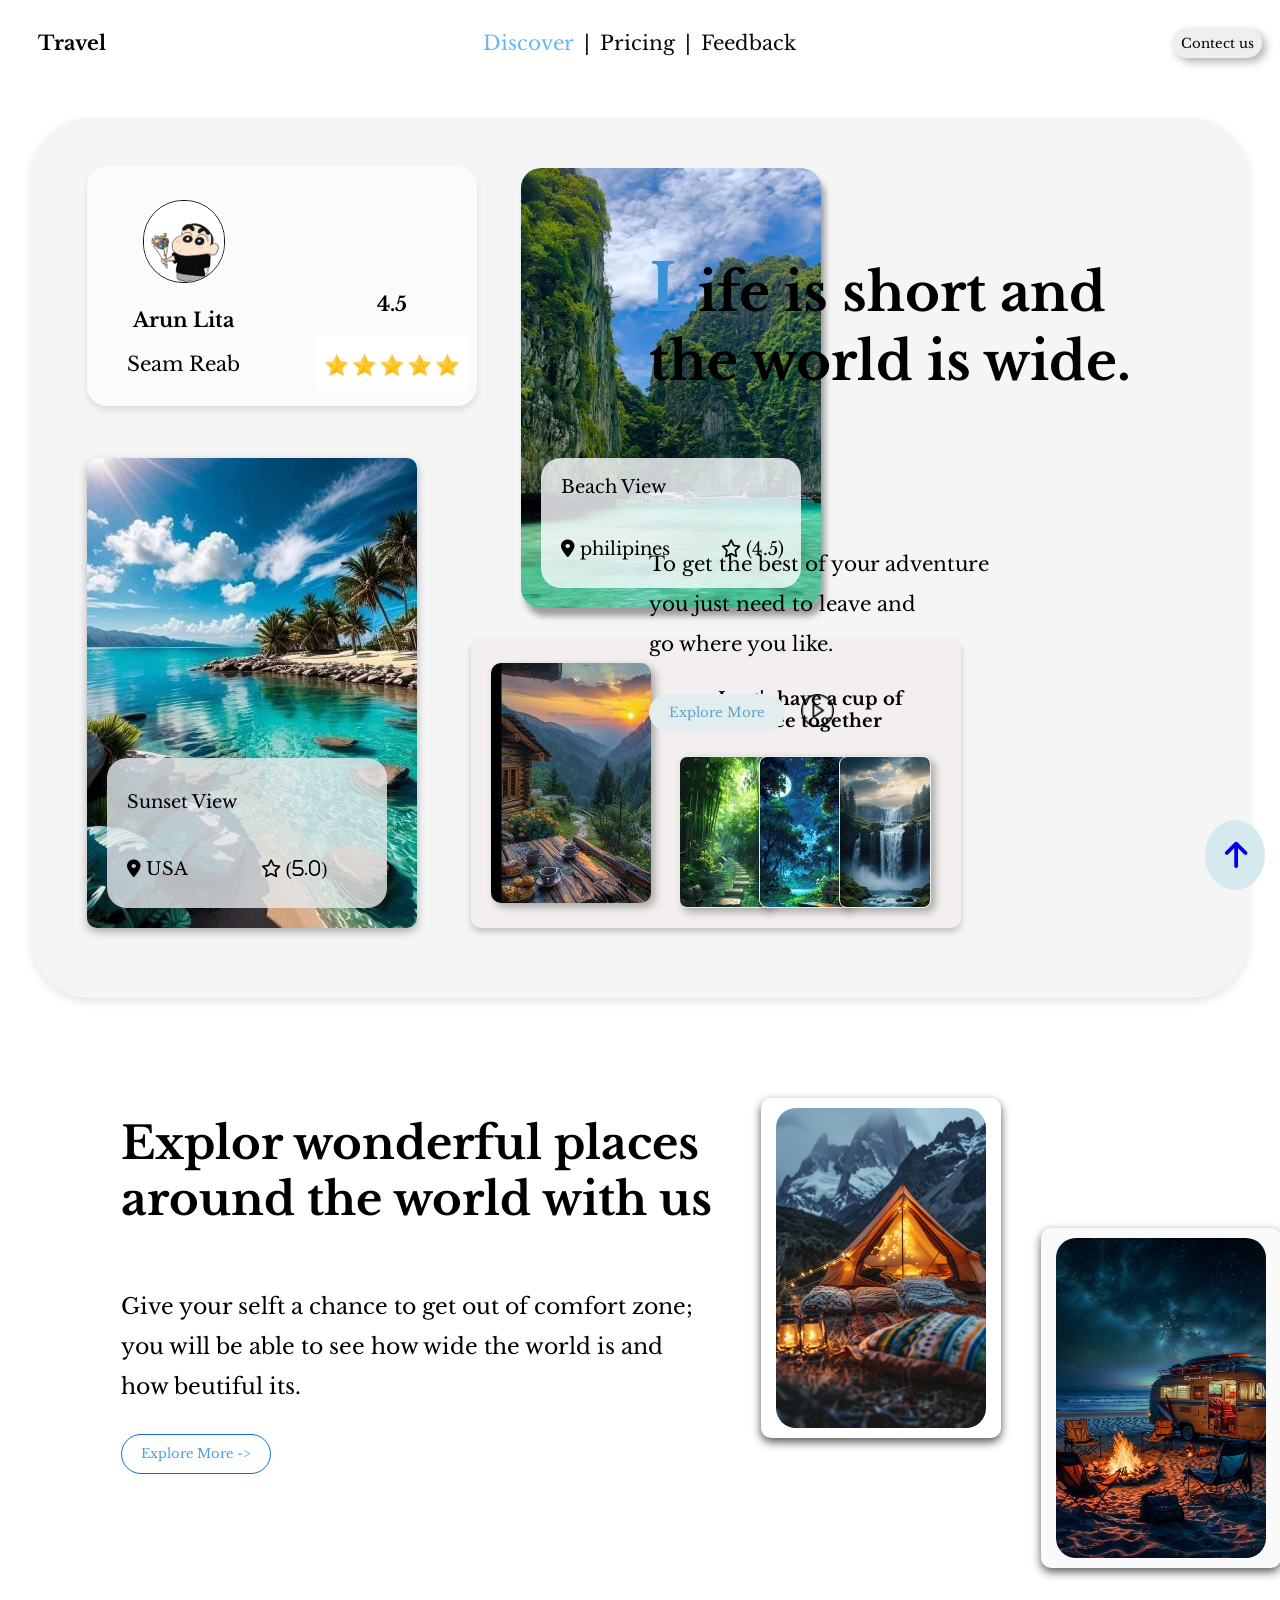
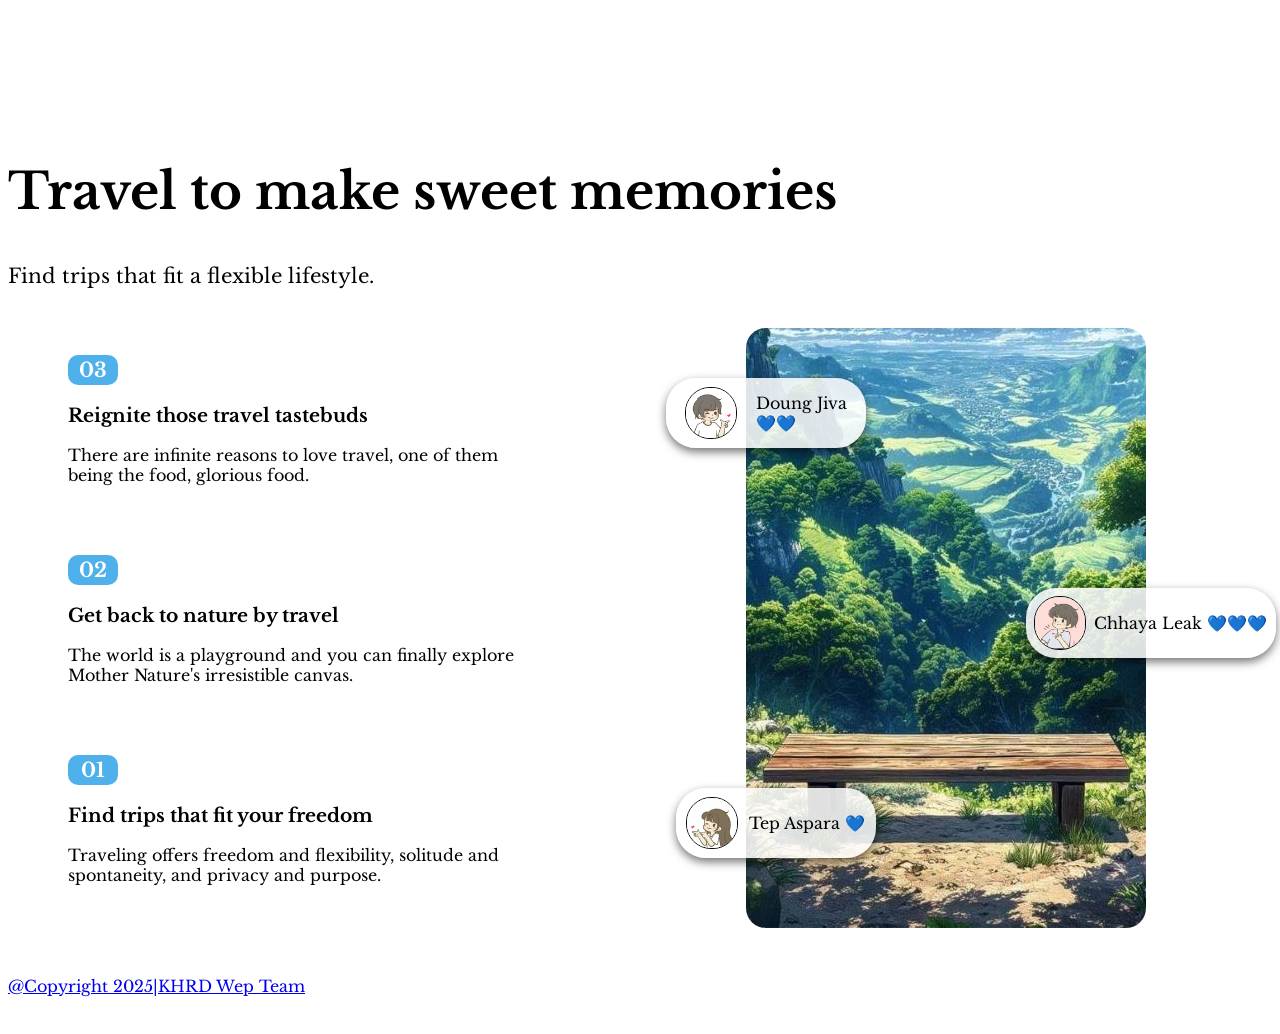
<file: index.html>
<!DOCTYPE html>
<html lang="en">
<head>
    <meta charset="UTF-8">
    <meta name="viewport" content="width=device-width, initial-scale=1.0">
    <title>HomeWork003</title>
    <link rel="stylesheet" href="./Style.css/index.css">
    <link rel="preconnect" href="https://fonts.googleapis.com">
<link rel="preconnect" href="https://fonts.gstatic.com" crossorigin>
<link href="https://fonts.googleapis.com/css2?family=Libre+Baskerville:ital,wght@0,400;0,700;1,400&family=Poppins:ital,wght@0,100;0,200;0,300;0,400;0,500;0,600;0,700;0,800;0,900;1,100;1,200;1,300;1,400;1,500;1,600;1,700;1,800;1,900&display=swap" rel="stylesheet">

<link rel="stylesheet" href="https://cdnjs.cloudflare.com/ajax/libs/font-awesome/6.7.2/css/all.min.css" 
integrity="sha512-Evv84Mr4kqVGRNSgIGL/F/aIDqQb7xQ2vcrdIwxfjThSH8CSR7PBEakCr51Ck+w+/U6swU2Im1vVX0SVk9ABhg==" 
crossorigin="anonymous" referrerpolicy="no-referrer" /> 

</head>
<body>
    <nav class="link ">
       
            
       <div><p class="Bt1">Travel</p></div>
        

       <div> <a href="" class="a1">Discover</a>
        <P>|</P>
        <a href="" class="a2">Pricing</a>
        <p>|</p>
        <a href="" class="a3">Feedback</a></div>
       
      <div>  <button class="Bt2">Contect us</button></div>
          
     
    </nav>

    <section>
        <div class="sidebar">
            
            <a href="#" class="sidebar-1">Popular</a>
            <a href="#" class="active">Latest</a>
            <a href="#" class="sidebar-3">All</a>
        </div>

         <div class="container">
            
            <div class="content">
                <div class="card1">
                    <div class="card1-div1">
                        <img src="./image/profile.png" alt="profile" class="image1">
                        <p><b>Arun Lita</b></p>
                        <p>Seam Reab</p>
                    </div>
                    <div class="card1-div2">
                        <p><b>4.5</b></p>
                        <img src="./image/rateStar.png" alt="rateStar" class="image2">
                    </div>
                </div>
                <div class="card2">
                    <div class="inner-card2">
                        <p class="inner-card2-text">Beach View </p>
                        <p class="inner-card2-text2">  <i class="fa-solid fa-location-dot"></i>   philipines &emsp; &emsp;  <i class="fa-regular fa-star"> </i> (4.5)</p>
                     
                    </div>
                        
                </div>
                <div class="card3">
                    <div class="inner-card3">
                        <p class="inner-card3-text1">Sunset View</p>
                        <p class="inner-card2-text2">  <i class="fa-solid fa-location-dot"></i>   USA &emsp; &emsp; &emsp; <i class="fa-regular fa-star"> (5.0)</i></p>
                    </div>
                </div>

                <div class="card4">
                    <div class="inner-card4-div1"></div>
                    <div class="inner-card4-div2">
                        <div class="text-div4-section2"><b>Laet's have a cup of <br> coffee together</b></div>
                        <div class="inner-div5-section2"></div>
                        <div class="inner-div6-section2"></div>
                        <div class="inner-div7-section2"></div>

                    </div>
                </div>
            </div>
            <div class="text-section">
                <h1 class="h1">Life is short and the world is wide.</h1>
                <p class="text2">To get the best of your adventure <br> you just need to leave and <br> go where you like.</p>
                <button class="explore-btn">Explore More</button>
                <img src="./image/play (1).png" alt="play" class="icon-play">
                
            </div>
    </section>


    <section>
        <div class="container-section2">
            <div class="section2-text">
                <h1 class="h2">Explor wonderful places <br>around the world with us </h1>
                <p class="p2">Give your selft a chance to get out of comfort zone;<br>
                you will be able to see how wide the world is and <br>how beutiful its.</p>
                <button class="bt-section2">Explore More -></button>
            </div>
            <div class="secction2-img">
                <div class="section2-div1"> <img src="./image/camping1.jpg" alt="camping1" class="camping1"></div>
                <div class="section2-div2"><img src="./image/camping3.jpg" alt="camping3" class="camping3"></div>
                <div class="section2-div3"><img src="./image/camping2.jpg" alt="camping2" class="camping2"></div>
            </div>
        </div>
    </section>

    <section class="section3">
        <div class="container-section">
           <div class="header-sectin3">
            <h1 class="header-sectin3-h1">Travel to make sweet memories</h1>
            <p class="header-sectin3-p">Find trips that fit a flexible lifestyle.</p>
           </div>

           <div class="text-section-section3-container">
            <div class="text-section-section3">
              
                <div class="sectio3-text1">
                    <button>01</button>
                    <h3> Find trips that fit your freedom</h3>
                    <p>Traveling offers freedom and flexibility, solitude and <br> spontaneity, and privacy and purpose.</p>
                </div>
                <div class="sectio3-text2">
                    <button>02</button>
                    <h3> Get back to nature by travel</h3>
                    <p>The world is a playground and you can finally explore <br> Mother Nature's irresistible canvas.</p>    
                </div>
                <div class="sectio3-text3">
                    <button>03</button>
                    <h3> Reignite those travel tastebuds</h3>
                    <p>There are infinite reasons to love travel, one of them <br> being the food, glorious food.</p>
                </div>
               
               
            </div>
            <div class="image-section3">
                <div class="image-section-section3"></div>
                <div class="user-comment1 ">
                     <img src="./image/last-1.jpg" alt="" class="last-img"> 
                    <p> Doung Jiva <br> 💙💙</p></div>
                <div class="user-comment2"> 
                    <img src="./image/last2.jpg" alt="" class="last-img2"> Tep Aspara 💙</div>
                <div class="user-comment3 "> <img src="./image/lastimage3.jpg" alt="" class="last-img3" > 
                    Chhaya Leak 💙💙💙</div>
            </div>
        </div>
           </div>
    </section>
                <div> <a href="#"><i class= "vit  fa-solid fa-arrow-up" ></i></a></div>
    <footer>
        <p class="last-text"><a href="#">@Copyright 2025|KHRD Wep Team</a></p></footer>
</body>
</html>
</file>
<file: Style.css/index.css>
.link {
    display: flex;
    justify-content: space-between;
    align-items: center;
    width: 100%;
    background-color: #ffffff81;
    padding: 10px;
    height: 50px;
    position: sticky; 
    top: 0; 
    z-index: 10; 
   
}
*{
    font-family: "Libre Baskerville", serif;
 
}
.h1::first-letter{
    color: #3d92d7;
    font-size: 65px;
}
.h1{
    margin-top: 80px;
    font-size: 53px;
    
}


.link div {
  
    padding: 20px 20px;
    text-align: center;
    font-size: 20px;
    display: flex;
    align-items: center;
}
a:active {
    color: #f15532;
  }

.a1{
    text-decoration: none;
    color: #6ab6f4;
    font-size: 20px;
    margin: 0 10px;
}
.a2{
    text-decoration: none;
    color:#080804;
    font-size: 20px;
    margin: 0 10px;
}
.a3{
    text-decoration: none;
    color:#080804;
    font-size: 20px;
    margin: 0 10px;
}
a:hover{
   text-decoration: underline;
}

.Bt1{
    font-weight: bold;
    font-size: 20px;

}

.Bt2{
    border: none;
    width: 90px;
    height: 30px;
    border-radius: 20px;
    box-shadow: 4px 4px 8px rgba(0, 0, 0, 0.3);
}
.Bt2:hover{
    background-color: #6ab6f4;
    color: #fcfefe;
}
.Bt2:active {
    border: 1px solid #060708;
  }
.container {
    position: relative;
    width: 90%;
    max-width: 1600px;
    margin: 40px auto;
    background-color: #F5F5F5;
    border-radius: 10px;
    box-shadow: 0px 4px 10px rgba(0, 0, 0, 0.1);
    padding: 40px;
    border-radius: 60px;
    height: 800px;
}
.sidebar {
    margin-left: 40px;
    position: absolute;
    left: 20px;
    top: 50%;
    display: flex;
    flex-direction: row;
    gap: 10px;
    text-align: center;
    writing-mode: sideways-lr;
}
.sidebar-1{
    text-decoration: none;
}
.sidebar-3{
    text-decoration: none;
}
.sidebar-1:hover{
    text-decoration: none;
}
.sidebar-3:hover{
    text-decoration: none;
}
.sidebar a {
    color: black;
    padding: 10px;
    font-weight: bold;
    border-radius: 5px;
}

.content {
    position: relative;
    justify-content: center;
    gap: 20px;
    padding-left: 100px;
    max-width: 500px;
}

.text-section {
    width: 900px;
    position: absolute;
    right: 100px;
    max-width: 400px;
    text-align: left;
    max-width: 500px;
    top: 50px;   
}
 
.text2{
    margin-top: 150px;
    font-size:20px ;
    line-height: 40px;
}
.explore-btn {
    background-color: #e3edf0;
    color: rgb(89, 165, 197);
    padding: 10px 20px;
    border: none;
    border-radius: 20px;
    cursor: pointer;
    margin-top: 10px;
    transition: 0.5s;
}
.explore-btn:hover{
    color: #e8eced;
    background-color: #5697bc;
}
.icon-play{
  
    width: 33px;
    position: absolute;
    right: 315px;
    bottom: 4px;
    border-radius: 15px;
}
.icon-play:hover{
    background-color: #a2c7eb;
}
.controls {
    display: flex;
    gap: 10px;
    margin-top: 20px;
}
.circle {
    width: 10px;
    height: 10px;
    border-radius: 50%;
    background-color: #008cba;
    cursor: pointer;
}
.card1 {
    width: 350px;
    height: 200px;
    background-color: #FBFBFB;
    border-radius: 20px;
    padding: 20px;
    text-align: center;
    box-shadow: 0 4px 6px rgba(0, 0, 0, 0.1);
    position: absolute;
    top: 8px;
    left: 16px;
    font-size: 18px;
    display: flex;
    flex-direction: row;
    font-size: 20px;
}
.image1{
    width: 80px;
    border-radius: 40px;
     
    border: 1px solid #100e0e;
    
}
.image2{
    width: 150px;
}
.card1-div1{

    width: 175px;
    position: absolute;
    left: 9px;
    bottom: 10px;

}
.card1-div2{
   
    position: absolute;
    right: 10px;
    bottom: 10px;
    
}
.card2 {
     width: 260px;
    height: 400px;
    border-radius: 10px;
    padding: 20px;
    text-align: center;
    box-shadow: 4px 8px 6px rgba(0, 0, 0, 0.363);
    position: absolute;
    top: 10px;
    left: 450px;
    font-size: 18px;
    background-image: url("/image/div2image.png");
    border-radius: 20px;
}
.inner-card2{
    width: 260px;
    height: 130px;
    background-color: #fafdffce;
    border-radius: 20px;
    position: absolute;
    bottom: 20px;

}
.inner-card2-text{
    position: absolute;
    left: 20px;
}
.inner-card2-text2{
    position: absolute;
    left: 20px;
    bottom: 10px;
}
.card3 {
    width: 290px;
    height: 430px;
    border-radius: 10px;
    padding: 20px;
    text-align: center;
    box-shadow: 0 4px 8px rgba(54, 48, 48, 0.37);
    position: absolute;
    top: 300px;
    left: 16px;
    font-size: 18px;
    background-image: url("/image/imagdiv3.jpg");
}
.inner-card3{
    width: 280px;
    height: 150px;
    background-color: #e5e9ebce;
    border-radius: 20px;
    position: absolute;
    bottom: 20px;
}
.inner-card3-text1{
    top: 15px;
    position: absolute;

    left: 20px;
}
.card4 {
    width: 450px;
    height: 250px;
    background-color: #f3efef;
    border-radius: 10px;
    padding: 20px;
    text-align: center;
    box-shadow: 0 4px 6px rgba(0, 0, 0, 0.2);
    position: absolute;
    top: 480px;
    left: 400px;
    font-size: 18px;
}
.inner-card4-div1{
    width: 160px;
    height: 240px;
    background-image: url("/image/imagediv4.jpg");
    border-radius: 10px;
    position: absolute;
    bottom: 25px;
    box-shadow: 4px 4px 8px rgba(0, 0, 0, 0.311);
 
    
}
.inner-div5-section2{
    width: 90px;
    height: 150px;
    background-color: #008cba;
    position: absolute;
    bottom: 20px;
    right: 190px;
    border-radius: 8px;
    box-shadow: 4px 4px 8px rgba(0, 0, 0, 0.311);
    background-image: url("/image/innerimag1.jpg");
    border: 1px solid #e8eced ;
}
.inner-div6-section2{
    width: 90px;
    height: 150px;
    position: absolute;
    bottom: 20px;
    right: 110px;
    border-radius: 8px;
    box-shadow: 4px 4px 8px rgba(0, 0, 0, 0.311);
    background-image: url("/image/innerImage2.jpg ");
    border: 1px solid #e8eced ;
}
.inner-div7-section2{
    width: 90px;
    height: 150px;
    position: absolute;
    bottom: 20px;
    right: 30px;
    border-radius: 8px;
    box-shadow: 4px 4px 8px rgba(0, 0, 0, 0.311);
    background-image: url("/image/innerImage3.jpg");
    border: 1px solid #e8eced ;
}
.text-div4-section2{
    width: 300px;
    height: 50px;
    font-size: 18px;
    position: absolute;
    right: 1px;
    top: 50px;
}
.container-section2{
    position: relative;
    width: 90%;
    max-width: 1600px;
    margin: 40px auto;
    border-radius: 10px;
    padding: 40px;
    height: 600px;
}
.section2-text{
    width: 600px;
    position: absolute;
    left: 90px;
    display: inline-block;
    text-align: left;
    max-width: 600px;
    font-size: 30px;

}

.secction2-img{
    width: 800px;
    position: absolute;
    left: 330px;
    max-width: 800px;
    text-align: center;
    display: inline-block;
    
}
.section2-div1{
    width: 200px;
    height: 300px;
    background-color: #ffffff;
    border-radius: 10px;
    padding: 20px;
    box-shadow: 0 4px 10px rgba(0, 0, 0, 0.665);
    position: absolute;
    top: 20px;
    font-size: 18px;
    display: inline-block;
    transition: 0.5s;
}
.section2-div1:hover{
    transform: scale(1.1);
   
}
.camping1{
    position: absolute;
    top: 10px;
    border-radius: 20px;
    width: 210px;
    height: 320px;
    left: 15px;
}
.section2-div2{
     width: 200px;
    height: 300px;
    background-color: #fbfafa;
    border-radius: 10px;
    padding: 20px;
    box-shadow: 0 4px 10px rgba(0, 0, 0, 0.643);
    position: absolute;
    top: 150px;
    font-size: 18px;
    display: inline-block;
    left: 680px;
    transition: 0.5s;
}
.section2-div2:hover{
    transform: scale(1.1);
   
}
.camping3{
    position: absolute;
    top: 10px;
    border-radius: 20px;
    width: 210px;
    height: 320px;
    left: 15px;
}
.camping2{
    position: absolute;
    top: 10px;
    border-radius: 20px;
    width: 210px;
    height: 320px;
    left: 15px;
}
.section2-div3{
    width: 200px;
    height: 300px;
    background-color: #fbfafa;
    border-radius: 10px;
    padding: 20px;
    box-shadow: 0 4px 10px rgba(0, 0, 0, 0.545);
    position: absolute;
    top: 80px;
    font-size: 18px;
    display: inline-block;
    left: 950px;
    transition: 0.5s;
    
}

.bt-section2:hover{
    background-color: #106df0;
    color: #e8eced;
}
.section2-div3:hover{
    transform: scale(1.1);
   
}
.p2{
    line-height: 40px;
    margin-top: 60px;
    font-size: 22px;
}
.bt-section2{
    font-size: 13px;
    background-color:#fdfefe ;
    width: 150px;
    height: 40px;
    border-radius: 20px;
    border: solid 1px #106df0;
    color: #4f9ddc;
    transition: 0.5s;
}
.bt-section2:active{
    background-color: #f47c21;
    border:1px solid #ef0f0f;
}

.container-section{
    width: 90%;
    max-width: 1800px;
    height: 800px;
 
    place-self: center;
    
}
.text-section-section3{
    display: flex;
    flex-direction:column-reverse ;
    width: 700px;
    justify-content: space-around;
  
}

.text-section-section3 button{
        width: 50px;
        height: 30px;
        font-weight: bold;
        font-size:20px;
        background-color: #4fb1eb;
        border-radius: 10px;
        border: none;
        color: white;
}
.header-sectin3 {
    place-self: center;
   
}
.header-sectin3-h1{
    font-size: 50px;
}
.header-sectin3-p{
    place-self: center;
    font-size: 20px;
}
.image-section-section3{
    width: 400px;
    height: 600px;
  
}
.text-section-section3-container{
    margin-top: 40px;
    display: flex;
    padding-left: 60px;
  
}
.image-section-section3{
    background-image: url("/image/secton3.jpg");
    background-position: bottom;
    border-radius: 20px;
    margin-left: 100px;
    
}
.user-comment1{
    background-color: #ffffffdb;
    width: 200px;
    height: 70px;
    position: absolute;
    top: 50px;
    left: 20px;
    align-items: center;
    display: flex;
    justify-content: space-evenly;
    border-radius: 30px;
    box-shadow: 0 4px 10px rgba(0, 0, 0, 0.545);
}
.image-section3{
    position: relative;
}
.last-img{

    width: 50px;
    border-radius: 25px;
    border: 1px solid #060708;
}
.user-comment2{
    background-color: #ffffffdb;
    width: 200px;
    height: 70px;
    position: absolute;
    bottom: 70px;
    left: 30px;
    align-items: center;
    display: flex;
    justify-content: space-evenly;
    border-radius: 30px;
    box-shadow: 0 4px 10px rgba(0, 0, 0, 0.545);
}
.last-img2{

    width: 50px;
    border-radius: 25px;
    border: 1px solid #060708;
}
.user-comment3{
    background-color: #ffffffdb;
    width: 250px;
    height: 70px;
    position: absolute;
    bottom: 270px;
right: -130px;
    align-items: center;
    display: flex;
    justify-content: space-evenly;
    border-radius: 30px;
    box-shadow: 0 4px 10px rgba(0, 0, 0, 0.545);
}
.last-img3{

    width: 50px;
    border-radius: 25px;
    border: 1px solid #060708;
}
footer{
    width: 100%;
   height: 50px;
}
.last-text{
    place-self: center;
}
.vit{
    background-color: #d5e9ef;
    right: 15px;
    font-size: 30px;
    padding: 20px;
    border-radius: 50%;
    position:fixed;
    bottom: 10px;
    width: 20px;
    transition: 0.5s;
}
.vit:hover{
    background-color: #d5e9ef
}
</file>
